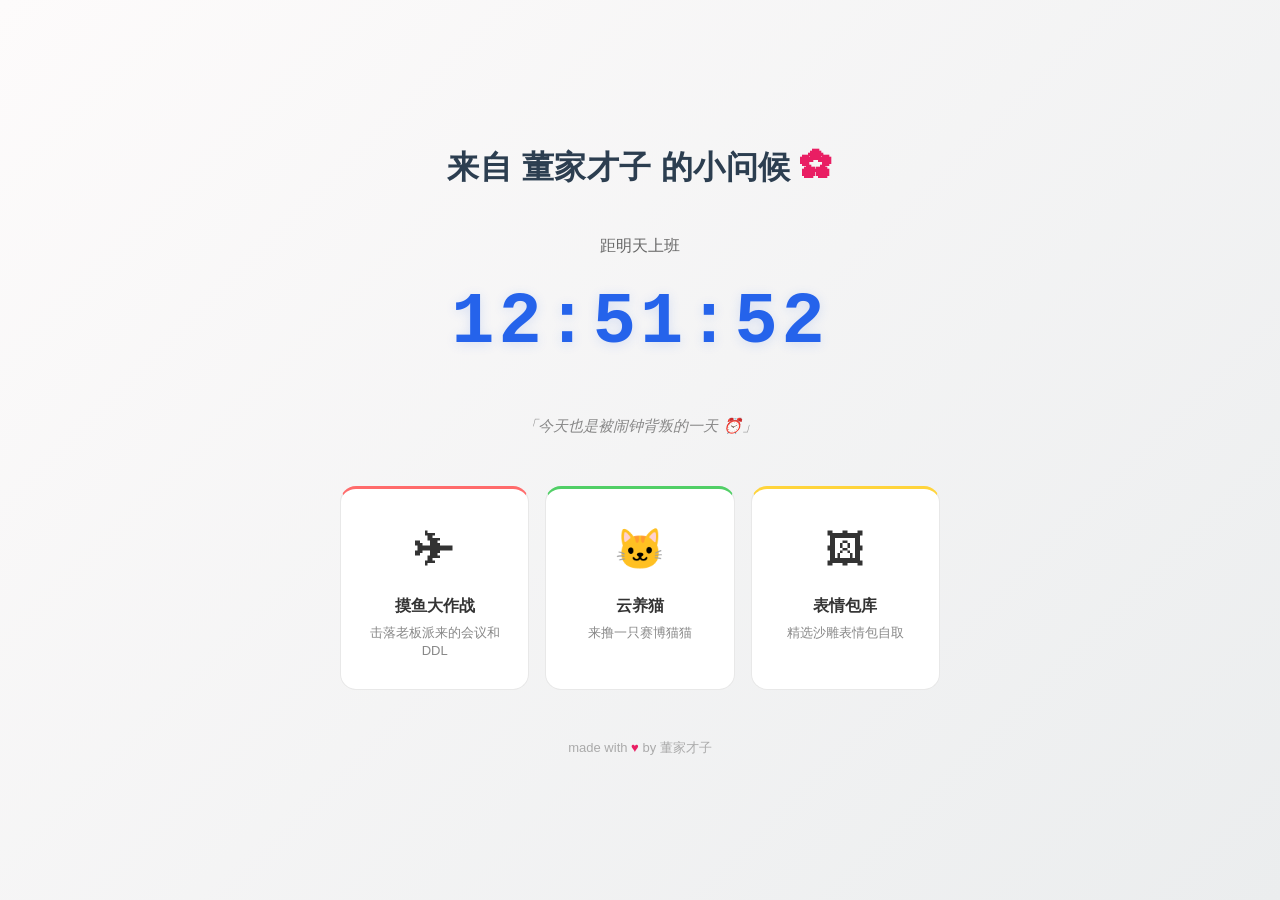
<file: index.html>
<!DOCTYPE html>
<html lang="zh-CN">
<head>
  <meta charset="UTF-8">
  <meta name="viewport" content="width=device-width, initial-scale=1.0">
  <title>来自董家才子的小问候 ✿</title>
  <link rel="stylesheet" href="style.css">
</head>
<body class="home-body">
  <div class="home-container">
    <h1 class="greeting">来自 董家才子 的小问候 <span class="flower">✿</span></h1>

    <div class="countdown-box">
      <p class="countdown-label" id="countdownLabel">距下班</p>
      <div class="countdown" id="countdown">--:--:--</div>
    </div>

    <div class="fun-quote" id="funQuote"></div>

    <nav class="card-nav">
      <a href="game.html" class="card card-game">
        <span class="card-icon">✈</span>
        <span class="card-title">摸鱼大作战</span>
        <span class="card-desc">击落老板派来的会议和DDL</span>
      </a>
      <a href="pet.html" class="card card-pet">
        <span class="card-icon">🐱</span>
        <span class="card-title">云养猫</span>
        <span class="card-desc">来撸一只赛博猫猫</span>
      </a>
      <a href="gallery.html" class="card card-gallery">
        <span class="card-icon">🖼</span>
        <span class="card-title">表情包库</span>
        <span class="card-desc">精选沙雕表情包自取</span>
      </a>
    </nav>

    <footer class="home-footer">
      <p>made with <span class="heart">♥</span> by 董家才子</p>
    </footer>
  </div>

  <script>
    const quotes = [
      "今天的你，也在努力假装很忙呢 ✨",
      "摸鱼不是偷懒，是灵魂的喘息 🐟",
      "距离周末还有亿点点，先摸会鱼吧 🎣",
      "你不是在上班，你是在给梦想攒路费 💰",
      "今天也是被闹钟背叛的一天 ⏰",
      "别急，下班铃总会响的，就像希望一样 🔔",
      "打工是不可能打工的...啊不对，正在打工 🫠",
      "你的代码能跑，但你的灵魂在报错 👻",
      "生活不止眼前的bug，还有远方的摸鱼 🌈",
    ];

    document.getElementById('funQuote').textContent =
      '「' + quotes[Math.floor(Math.random() * quotes.length)] + '」';

    function updateCountdown() {
      const now = new Date();
      const day = now.getDay();
      const hour = now.getHours();
      const label = document.getElementById('countdownLabel');
      const el = document.getElementById('countdown');

      let target;
      if (day === 0 || day === 6) {
        label.textContent = '距周一上班';
        target = new Date(now);
        target.setDate(target.getDate() + (day === 0 ? 1 : 2));
        target.setHours(9, 0, 0, 0);
      } else if (hour >= 18) {
        label.textContent = '距明天上班';
        target = new Date(now);
        target.setDate(target.getDate() + 1);
        target.setHours(9, 0, 0, 0);
      } else if (hour < 9) {
        label.textContent = '距上班';
        target = new Date(now);
        target.setHours(9, 0, 0, 0);
      } else {
        label.textContent = '距下班';
        target = new Date(now);
        target.setHours(18, 0, 0, 0);
      }

      const diff = Math.max(0, target - now);
      const h = String(Math.floor(diff / 3600000)).padStart(2, '0');
      const m = String(Math.floor((diff % 3600000) / 60000)).padStart(2, '0');
      const s = String(Math.floor((diff % 60000) / 1000)).padStart(2, '0');
      el.textContent = `${h}:${m}:${s}`;
    }

    updateCountdown();
    setInterval(updateCountdown, 1000);
  </script>
</body>
</html>
</file>
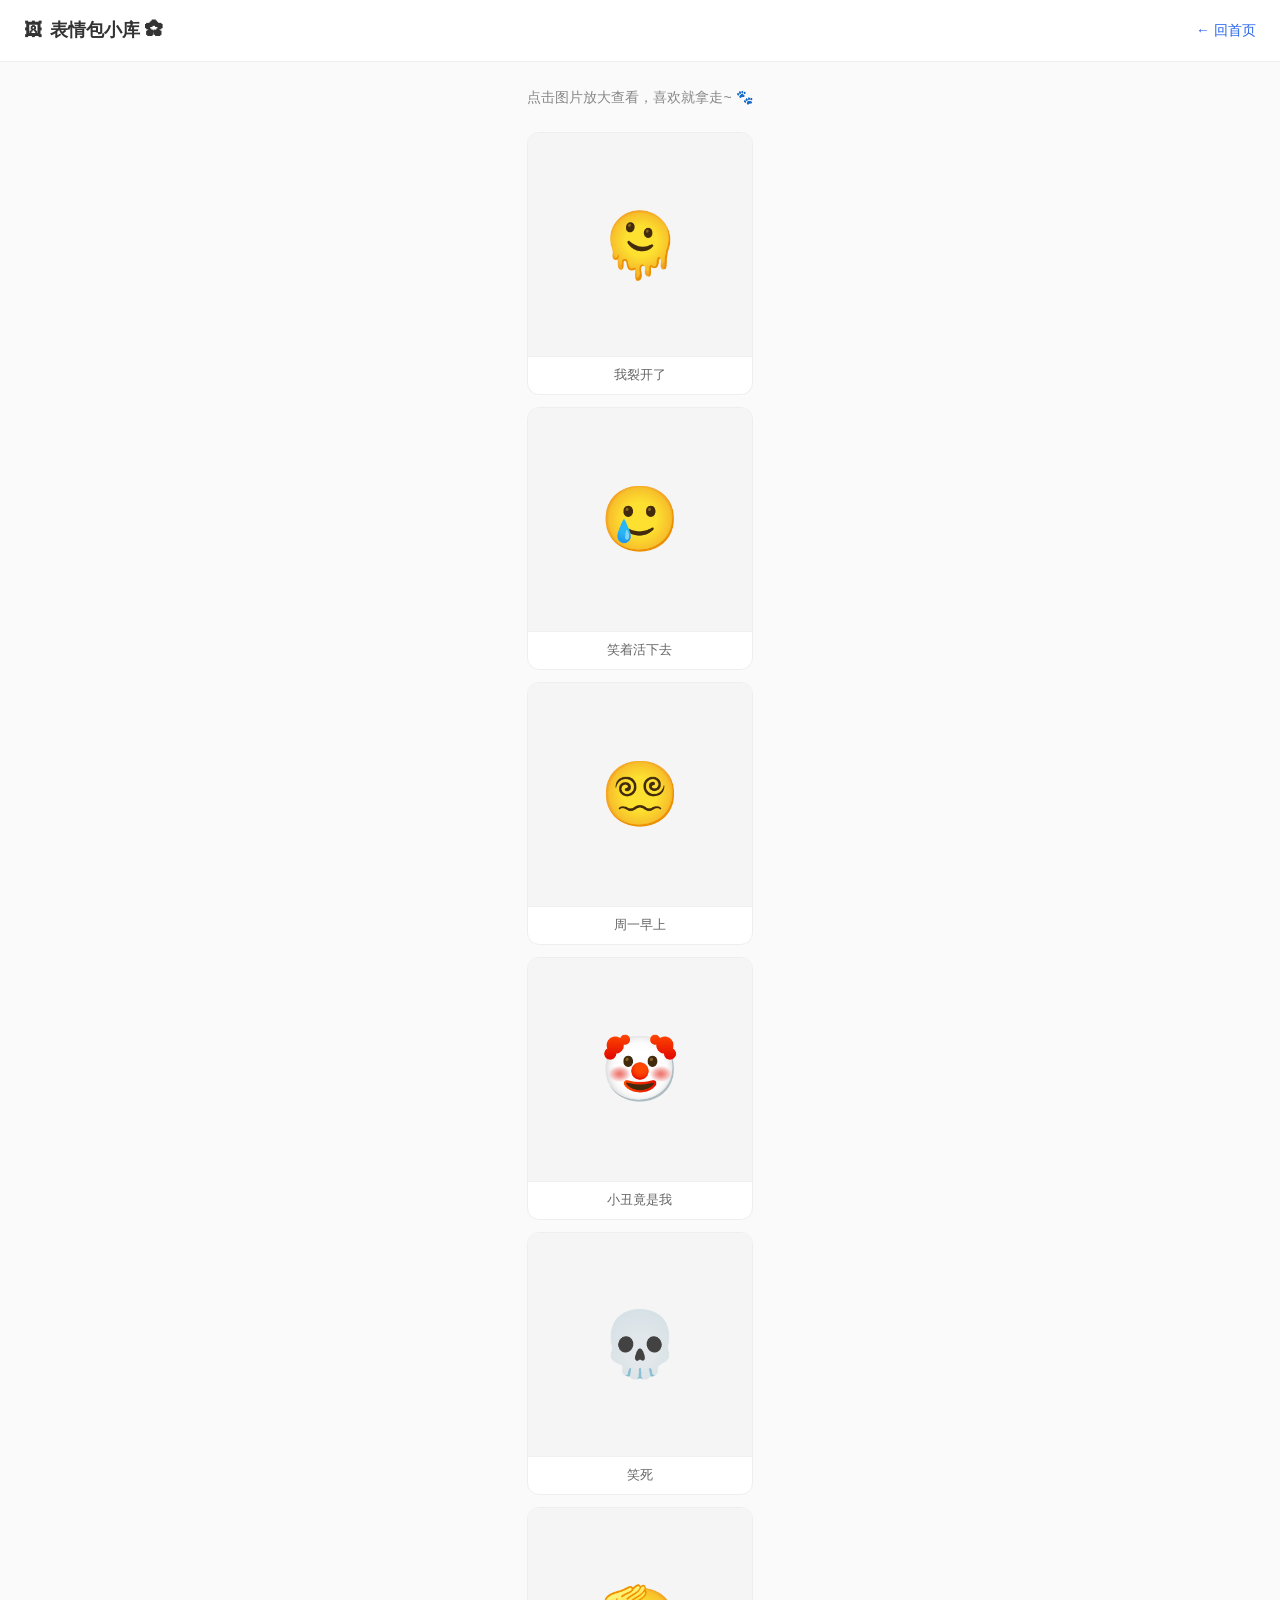
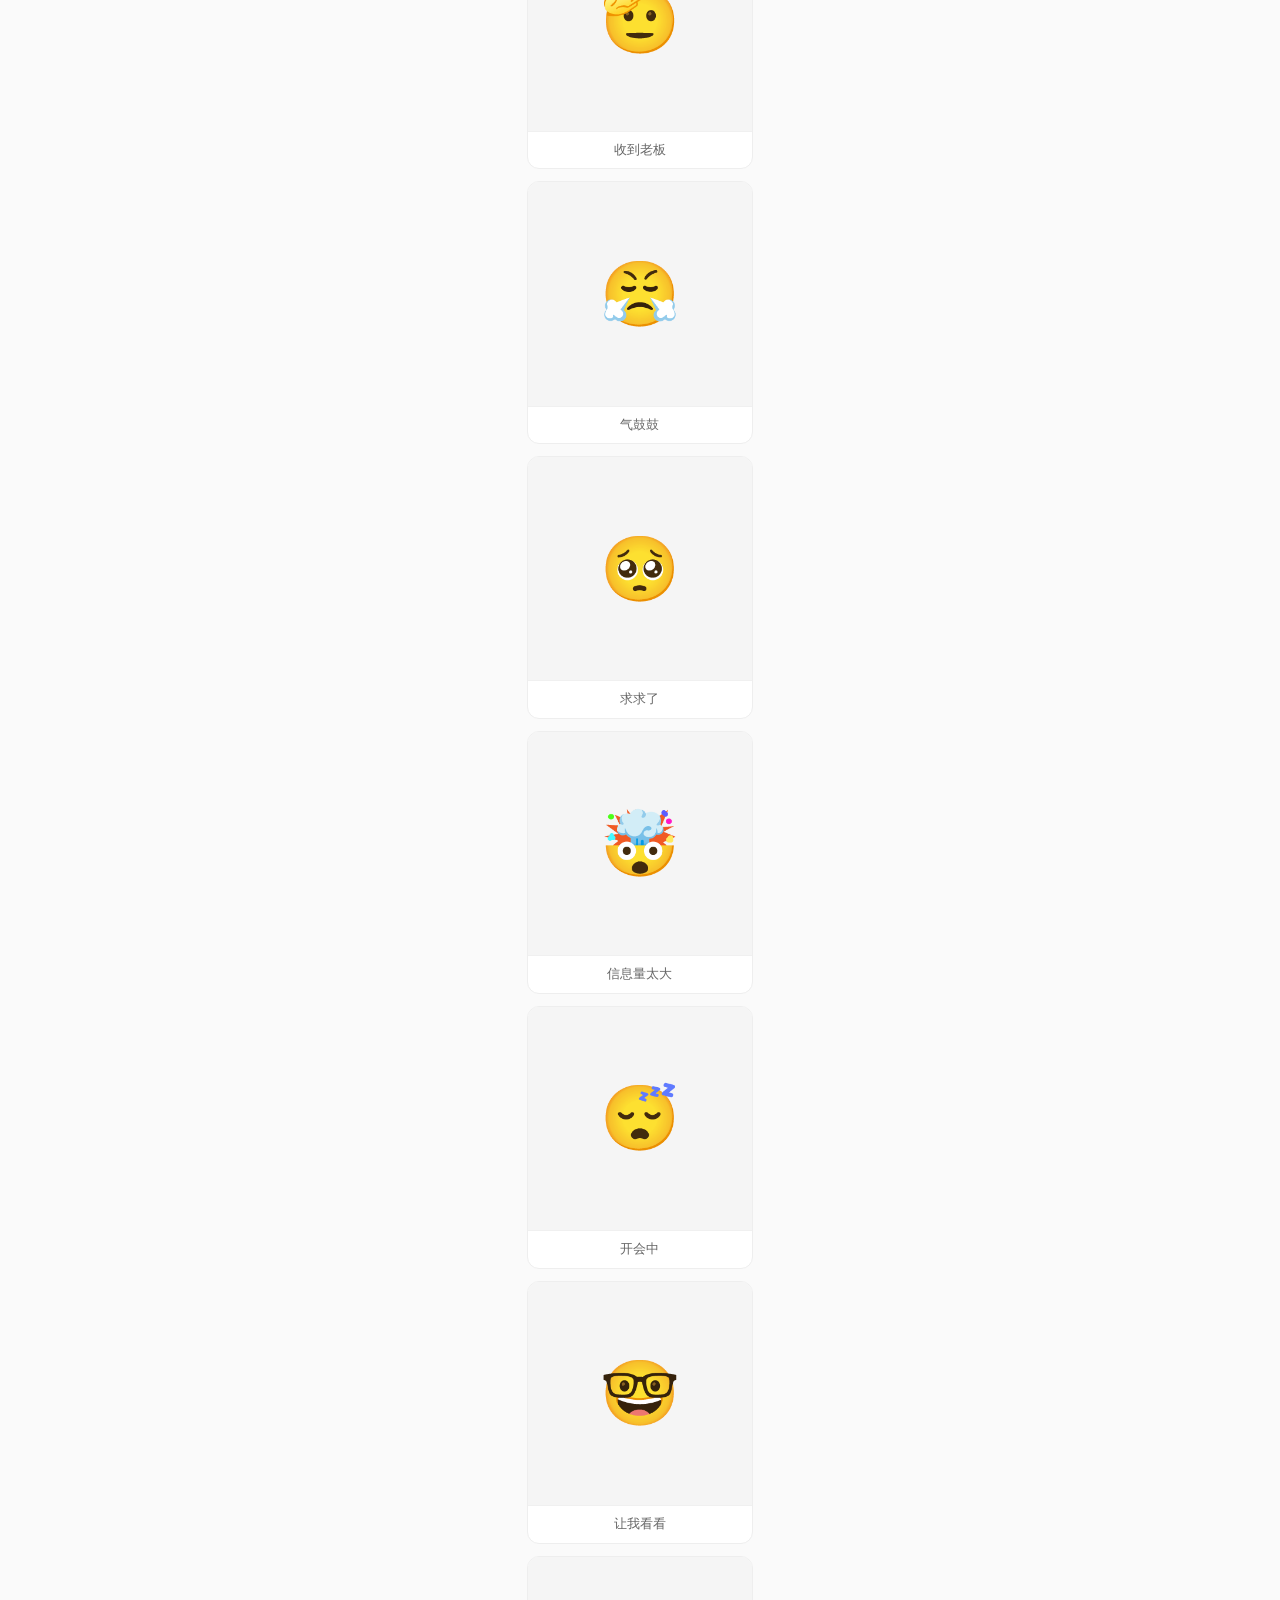
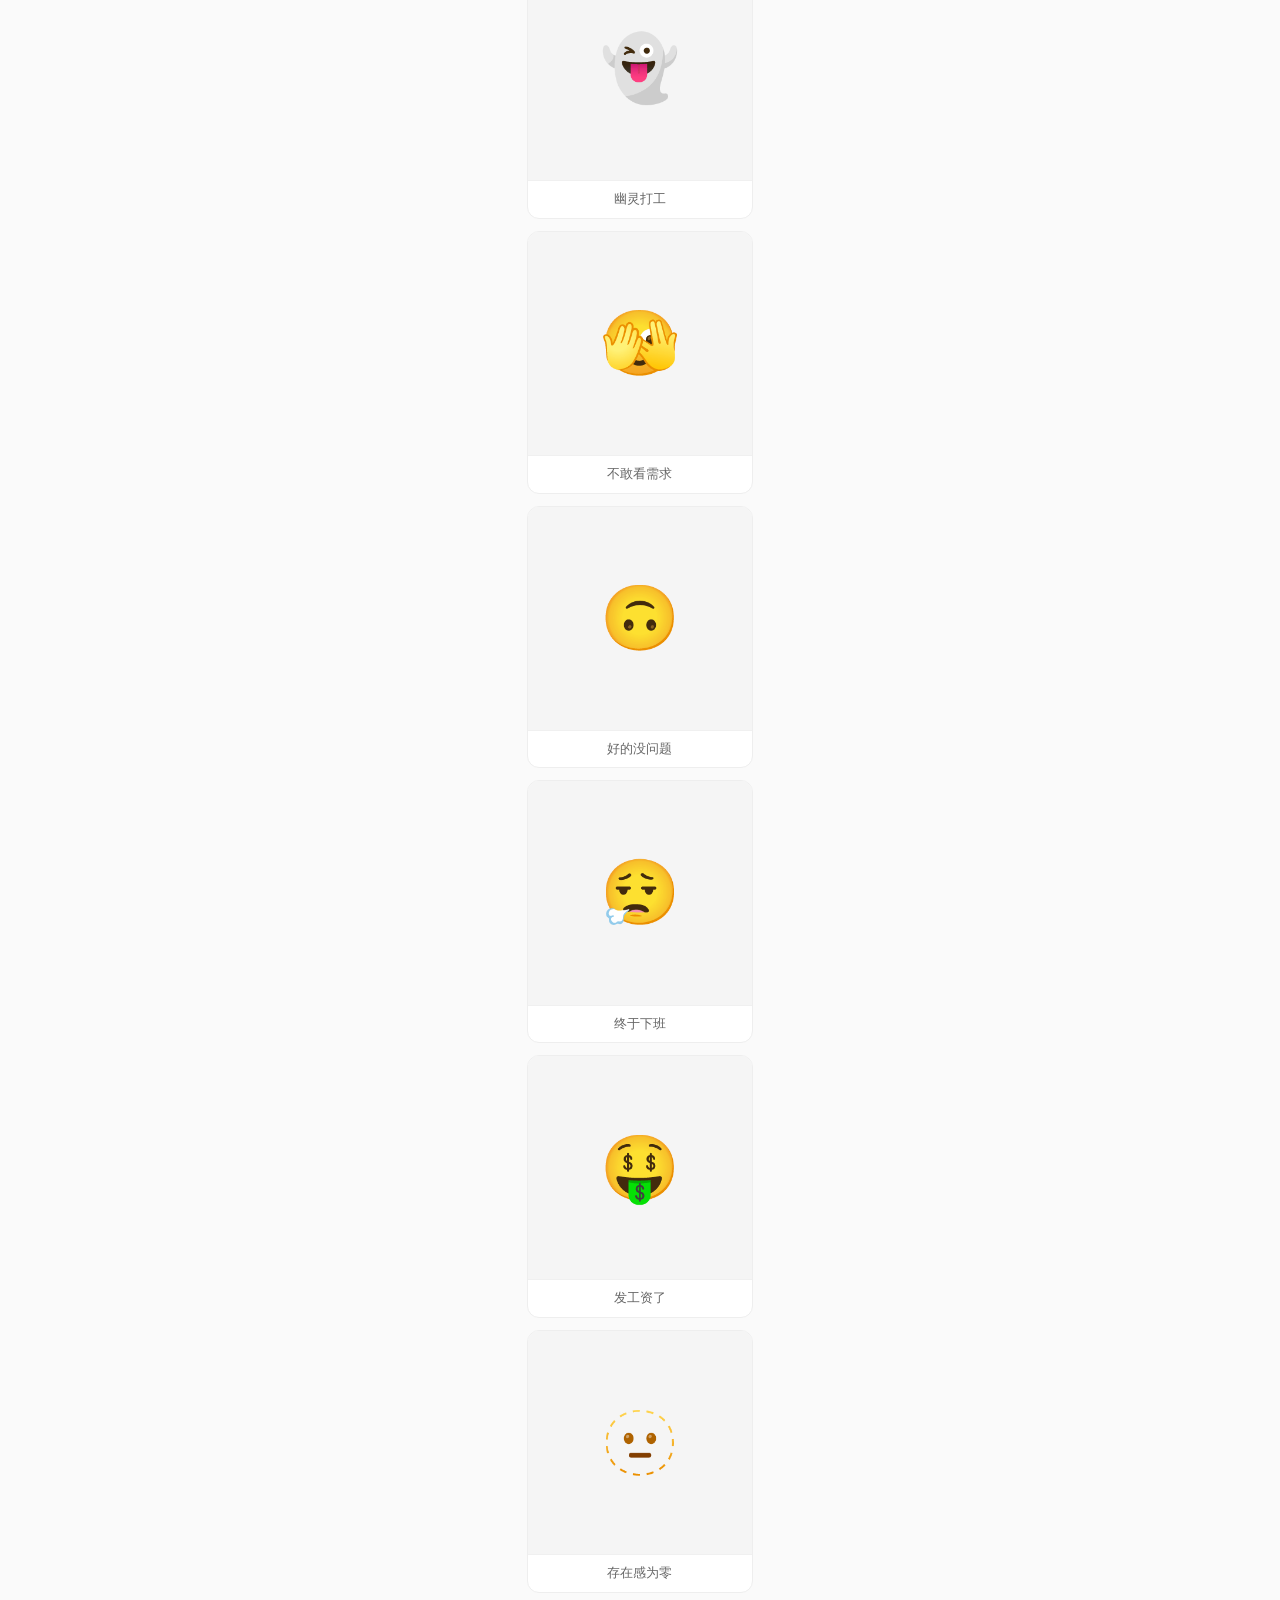
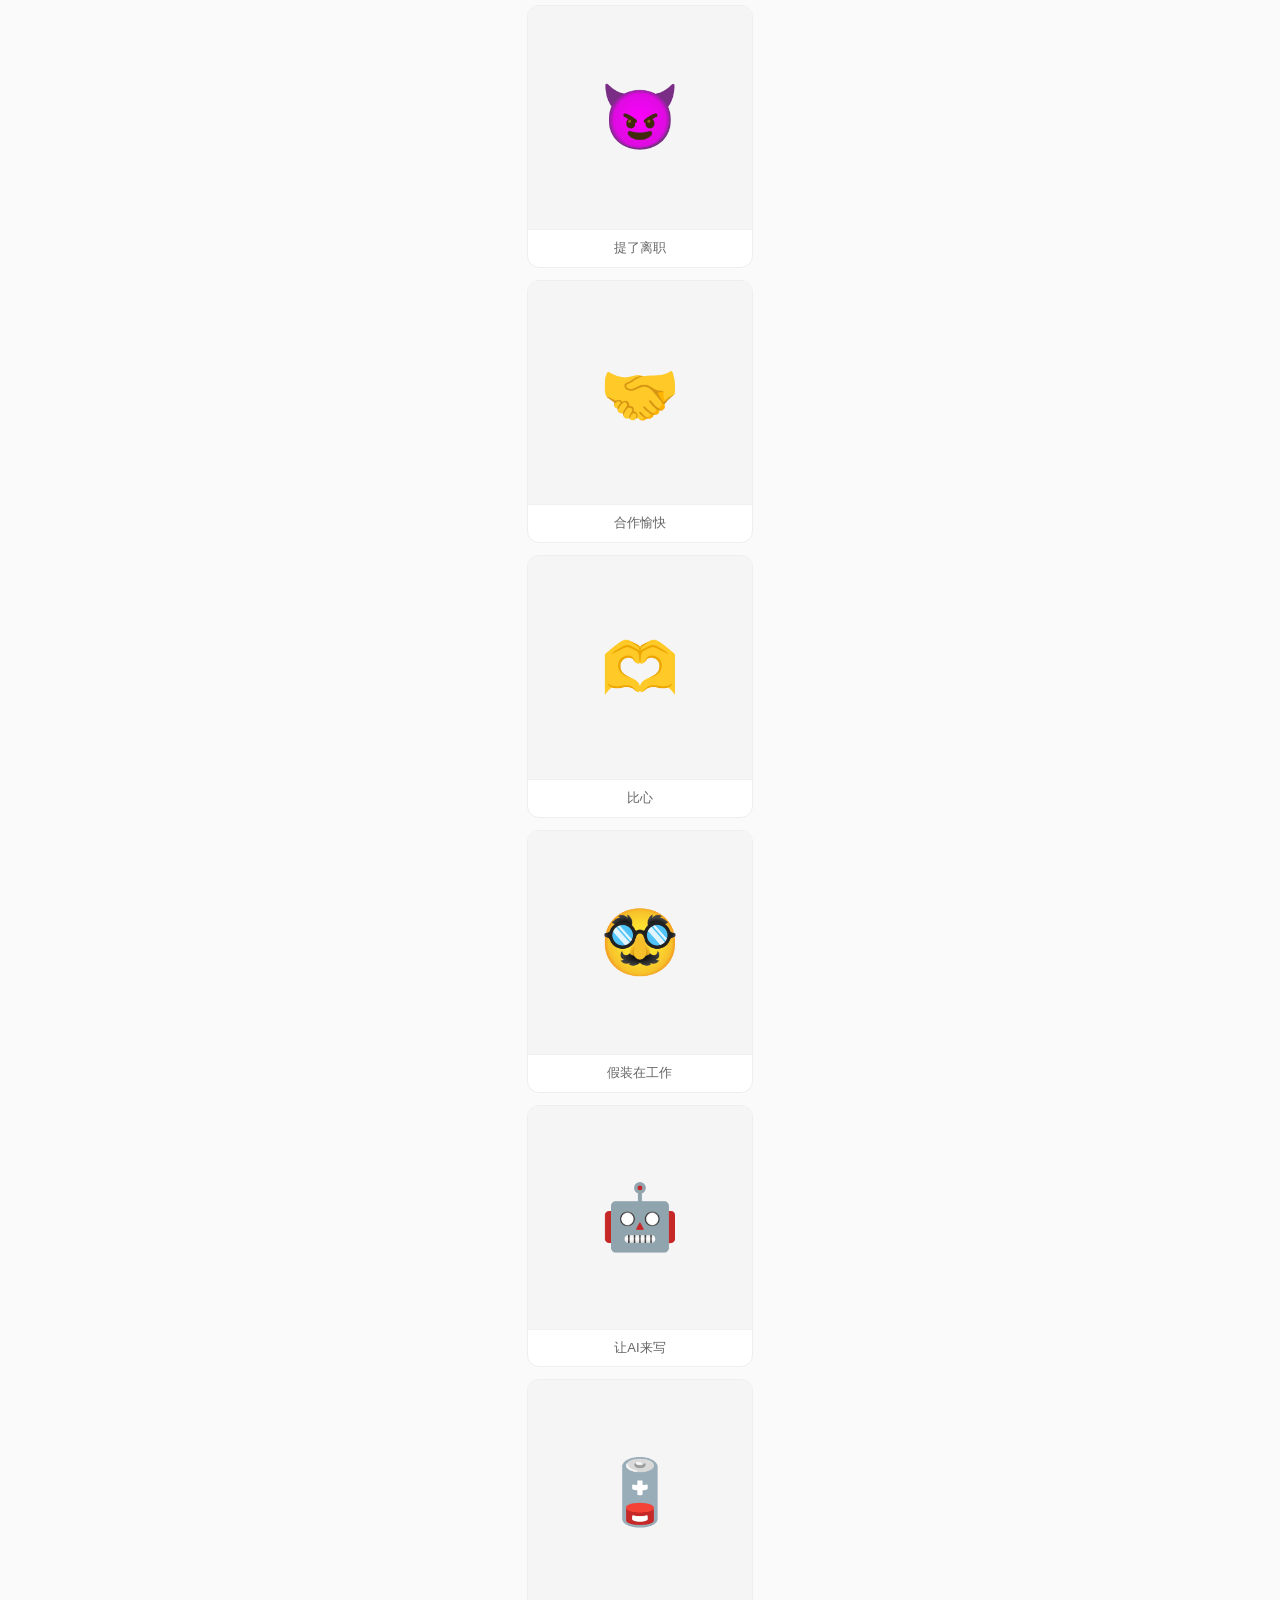
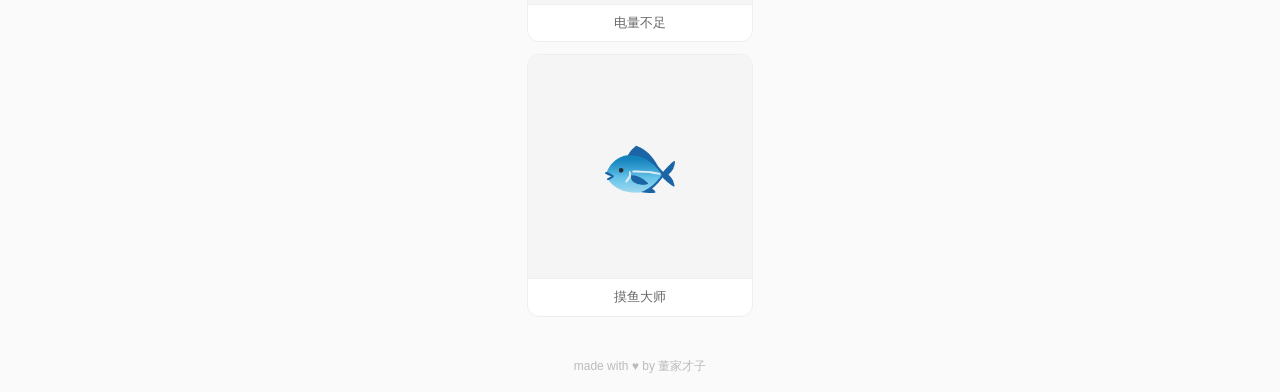
<file: gallery.html>
<!DOCTYPE html>
<html lang="zh-CN">
<head>
  <meta charset="UTF-8">
  <meta name="viewport" content="width=device-width, initial-scale=1.0">
  <title>表情包库 🖼</title>
  <link rel="stylesheet" href="style.css">
</head>
<body class="page-body gallery-body">
  <header class="page-header">
    <div class="page-title"><span class="page-title-icon">🖼</span>表情包小库 ✿</div>
    <a href="./" class="back-link">← 回首页</a>
  </header>

  <div class="gallery-container">
    <p class="gallery-intro">点击图片放大查看，喜欢就拿走~ 🐾</p>

    <div class="gallery-grid" id="galleryGrid"></div>
  </div>

  <div class="lightbox" id="lightbox">
    <button class="lightbox-close" id="lightboxClose">✕</button>
    <div class="lightbox-content" id="lightboxContent"></div>
  </div>

  <footer class="page-footer">made with ♥ by 董家才子</footer>

  <script>
    const memes = [
      { emoji: '🫠', label: '我裂开了' },
      { emoji: '🥲', label: '笑着活下去' },
      { emoji: '😵‍💫', label: '周一早上' },
      { emoji: '🤡', label: '小丑竟是我' },
      { emoji: '💀', label: '笑死' },
      { emoji: '🫡', label: '收到老板' },
      { emoji: '😤', label: '气鼓鼓' },
      { emoji: '🥺', label: '求求了' },
      { emoji: '🤯', label: '信息量太大' },
      { emoji: '😴', label: '开会中' },
      { emoji: '🤓', label: '让我看看' },
      { emoji: '👻', label: '幽灵打工' },
      { emoji: '🫣', label: '不敢看需求' },
      { emoji: '🙃', label: '好的没问题' },
      { emoji: '😮‍💨', label: '终于下班' },
      { emoji: '🤑', label: '发工资了' },
      { emoji: '🫥', label: '存在感为零' },
      { emoji: '😈', label: '提了离职' },
      { emoji: '🤝', label: '合作愉快' },
      { emoji: '🫶', label: '比心' },
      { emoji: '🥸', label: '假装在工作' },
      { emoji: '🤖', label: '让AI来写' },
      { emoji: '🪫', label: '电量不足' },
      { emoji: '🐟', label: '摸鱼大师' },
    ];

    const grid = document.getElementById('galleryGrid');
    memes.forEach((m, i) => {
      const item = document.createElement('div');
      item.className = 'gallery-item';
      item.innerHTML = `
        <div class="gallery-item-img">${m.emoji}</div>
        <div class="gallery-item-label">${m.label}</div>
      `;
      item.addEventListener('click', () => openLightbox(m.emoji));
      grid.appendChild(item);
    });

    const lightbox = document.getElementById('lightbox');
    const lightboxContent = document.getElementById('lightboxContent');

    function openLightbox(emoji) {
      lightboxContent.textContent = emoji;
      lightbox.classList.add('show');
    }

    document.getElementById('lightboxClose').addEventListener('click', () => {
      lightbox.classList.remove('show');
    });

    lightbox.addEventListener('click', (e) => {
      if (e.target === lightbox) lightbox.classList.remove('show');
    });

    document.addEventListener('keydown', (e) => {
      if (e.key === 'Escape') lightbox.classList.remove('show');
    });
  </script>
</body>
</html>
</file>
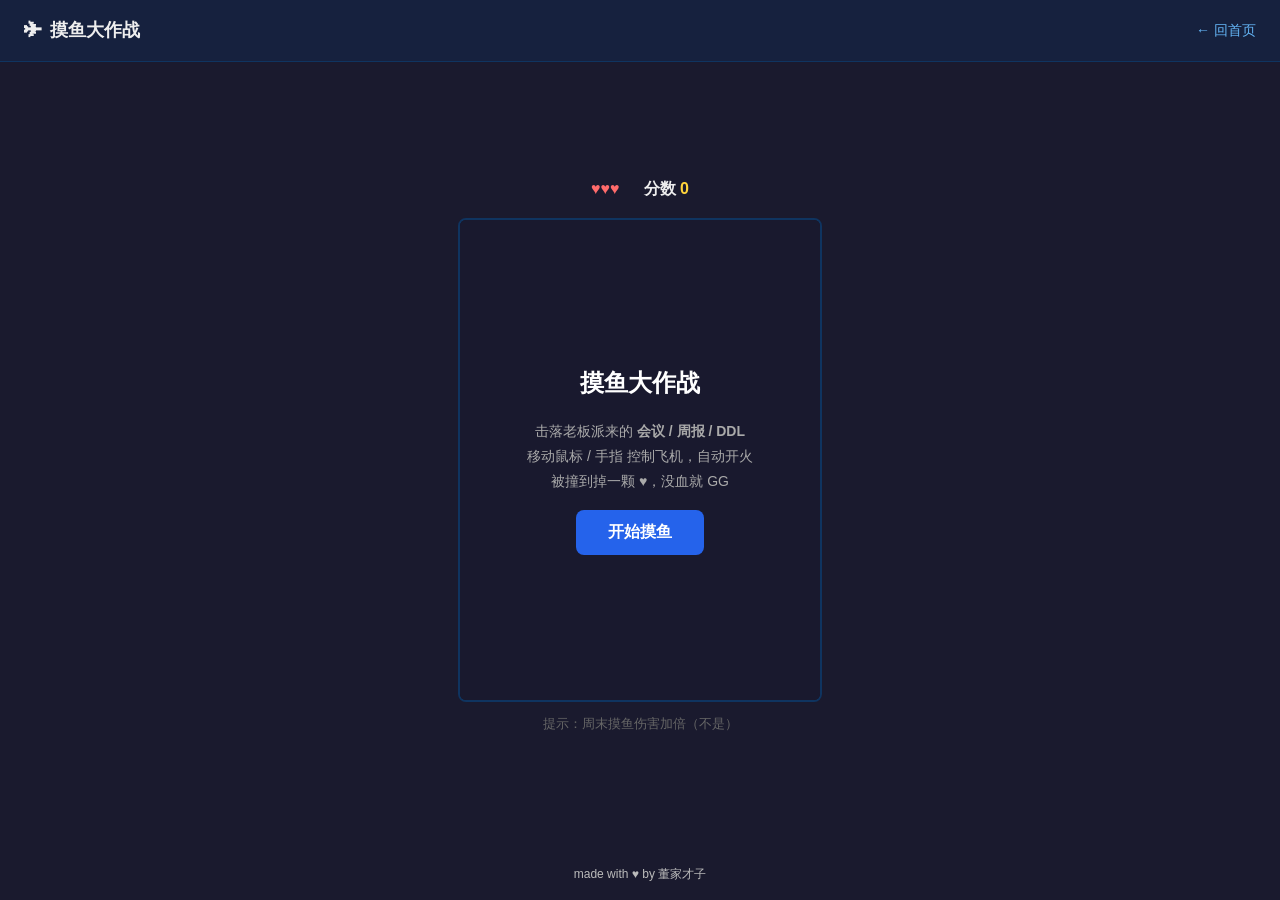
<file: game.html>
<!DOCTYPE html>
<html lang="zh-CN">
<head>
  <meta charset="UTF-8">
  <meta name="viewport" content="width=device-width, initial-scale=1.0">
  <title>摸鱼大作战 ✈</title>
  <link rel="stylesheet" href="style.css">
</head>
<body class="page-body game-body">
  <header class="page-header">
    <div class="page-title"><span class="page-title-icon">✈</span>摸鱼大作战</div>
    <a href="./" class="back-link">← 回首页</a>
  </header>

  <div class="game-container">
    <div class="game-hud">
      <span class="hud-hearts" id="hearts">♥♥♥</span>
      <span>分数 <span class="hud-score" id="score">0</span></span>
    </div>

    <div class="game-canvas-wrapper" id="canvasWrapper">
      <canvas id="gameCanvas" width="360" height="480"></canvas>
      <div class="game-overlay" id="startOverlay">
        <h2>摸鱼大作战</h2>
        <p>
          击落老板派来的 <strong>会议 / 周报 / DDL</strong><br>
          移动鼠标 / 手指 控制飞机，自动开火<br>
          被撞到掉一颗 ♥，没血就 GG
        </p>
        <button class="btn btn-primary" id="startBtn">开始摸鱼</button>
      </div>
      <div class="game-overlay hidden" id="endOverlay">
        <p>今天摸到</p>
        <div class="final-score" id="finalScore">0</div>
        <p>明天继续摸~</p>
        <button class="btn btn-primary" id="restartBtn">再来一局</button>
      </div>
    </div>

    <p class="game-tip">提示：周末摸鱼伤害加倍（不是）</p>
  </div>

  <footer class="page-footer">made with ♥ by 董家才子</footer>

  <script>
    const canvas = document.getElementById('gameCanvas');
    const ctx = canvas.getContext('2d');
    const W = canvas.width, H = canvas.height;
    const startOverlay = document.getElementById('startOverlay');
    const endOverlay = document.getElementById('endOverlay');

    let player, bullets, enemies, particles;
    let score, lives, gameRunning, animFrame, spawnTimer, difficulty;

    const ENEMY_TYPES = [
      { text: '会议', color: '#ff6b6b', w: 50, h: 32, speed: 1.5, hp: 1 },
      { text: '周报', color: '#ffa726', w: 50, h: 32, speed: 1.2, hp: 2 },
      { text: 'DDL', color: '#ef5350', w: 56, h: 34, speed: 2, hp: 1 },
      { text: 'OKR', color: '#ab47bc', w: 48, h: 32, speed: 1.8, hp: 1 },
      { text: '对齐', color: '#42a5f5', w: 48, h: 32, speed: 1.6, hp: 2 },
    ];

    function init() {
      player = { x: W / 2, y: H - 50, w: 30, h: 30 };
      bullets = [];
      enemies = [];
      particles = [];
      score = 0;
      lives = 3;
      spawnTimer = 0;
      difficulty = 1;
      gameRunning = true;
      updateHUD();
    }

    function updateHUD() {
      document.getElementById('score').textContent = score;
      document.getElementById('hearts').textContent = '♥'.repeat(Math.max(0, lives));
    }

    function spawnEnemy() {
      const type = ENEMY_TYPES[Math.floor(Math.random() * ENEMY_TYPES.length)];
      enemies.push({
        x: Math.random() * (W - type.w - 20) + 10,
        y: -type.h,
        ...type,
        speed: type.speed * (0.8 + difficulty * 0.2),
      });
    }

    function shoot() {
      bullets.push({ x: player.x, y: player.y - 18, w: 4, h: 12, speed: 6 });
    }

    function createParticles(x, y, color) {
      for (let i = 0; i < 6; i++) {
        particles.push({
          x, y,
          vx: (Math.random() - 0.5) * 4,
          vy: (Math.random() - 0.5) * 4,
          life: 30,
          color,
          size: Math.random() * 4 + 2,
        });
      }
    }

    let shootCooldown = 0;

    function update() {
      difficulty = 1 + score / 50;
      spawnTimer++;
      if (spawnTimer > Math.max(30, 60 - difficulty * 5)) {
        spawnEnemy();
        spawnTimer = 0;
      }

      shootCooldown--;
      if (shootCooldown <= 0) {
        shoot();
        shootCooldown = 10;
      }

      bullets.forEach(b => b.y -= b.speed);
      bullets = bullets.filter(b => b.y > -20);

      enemies.forEach(e => e.y += e.speed);

      particles.forEach(p => {
        p.x += p.vx;
        p.y += p.vy;
        p.life--;
      });
      particles = particles.filter(p => p.life > 0);

      for (let i = enemies.length - 1; i >= 0; i--) {
        const e = enemies[i];
        for (let j = bullets.length - 1; j >= 0; j--) {
          const b = bullets[j];
          if (b.x > e.x && b.x < e.x + e.w && b.y > e.y && b.y < e.y + e.h) {
            bullets.splice(j, 1);
            e.hp--;
            if (e.hp <= 0) {
              createParticles(e.x + e.w / 2, e.y + e.h / 2, e.color);
              enemies.splice(i, 1);
              score++;
              updateHUD();
            }
            break;
          }
        }
      }

      for (let i = enemies.length - 1; i >= 0; i--) {
        const e = enemies[i];
        if (
          player.x - 12 < e.x + e.w &&
          player.x + 12 > e.x &&
          player.y - 12 < e.y + e.h &&
          player.y + 12 > e.y
        ) {
          enemies.splice(i, 1);
          lives--;
          createParticles(player.x, player.y, '#ff6b6b');
          updateHUD();
          if (lives <= 0) {
            gameRunning = false;
            document.getElementById('finalScore').textContent = score;
            endOverlay.classList.remove('hidden');
          }
        }
      }

      enemies = enemies.filter(e => e.y < H + 40);
    }

    function draw() {
      ctx.clearRect(0, 0, W, H);

      ctx.fillStyle = '#e0e0e0';
      ctx.beginPath();
      ctx.moveTo(player.x, player.y - 16);
      ctx.lineTo(player.x - 14, player.y + 14);
      ctx.lineTo(player.x + 14, player.y + 14);
      ctx.closePath();
      ctx.fill();
      ctx.fillStyle = '#64b5f6';
      ctx.beginPath();
      ctx.arc(player.x, player.y, 6, 0, Math.PI * 2);
      ctx.fill();

      ctx.fillStyle = '#ffd43b';
      bullets.forEach(b => {
        ctx.fillRect(b.x - b.w / 2, b.y, b.w, b.h);
      });

      enemies.forEach(e => {
        ctx.fillStyle = e.color;
        ctx.beginPath();
        ctx.roundRect(e.x, e.y, e.w, e.h, 6);
        ctx.fill();
        ctx.fillStyle = '#fff';
        ctx.font = 'bold 14px sans-serif';
        ctx.textAlign = 'center';
        ctx.textBaseline = 'middle';
        ctx.fillText(e.text, e.x + e.w / 2, e.y + e.h / 2);
      });

      particles.forEach(p => {
        ctx.globalAlpha = p.life / 30;
        ctx.fillStyle = p.color;
        ctx.beginPath();
        ctx.arc(p.x, p.y, p.size, 0, Math.PI * 2);
        ctx.fill();
      });
      ctx.globalAlpha = 1;
    }

    function loop() {
      if (!gameRunning) return;
      update();
      draw();
      animFrame = requestAnimationFrame(loop);
    }

    function handleMove(x, y) {
      const rect = canvas.getBoundingClientRect();
      player.x = Math.max(16, Math.min(W - 16, x - rect.left));
      player.y = Math.max(16, Math.min(H - 16, y - rect.top));
    }

    canvas.addEventListener('mousemove', e => handleMove(e.clientX, e.clientY));
    canvas.addEventListener('touchmove', e => {
      e.preventDefault();
      handleMove(e.touches[0].clientX, e.touches[0].clientY);
    }, { passive: false });

    function startGame() {
      startOverlay.classList.add('hidden');
      endOverlay.classList.add('hidden');
      init();
      loop();
    }

    document.getElementById('startBtn').addEventListener('click', startGame);
    document.getElementById('restartBtn').addEventListener('click', startGame);
  </script>
</body>
</html>
</file>
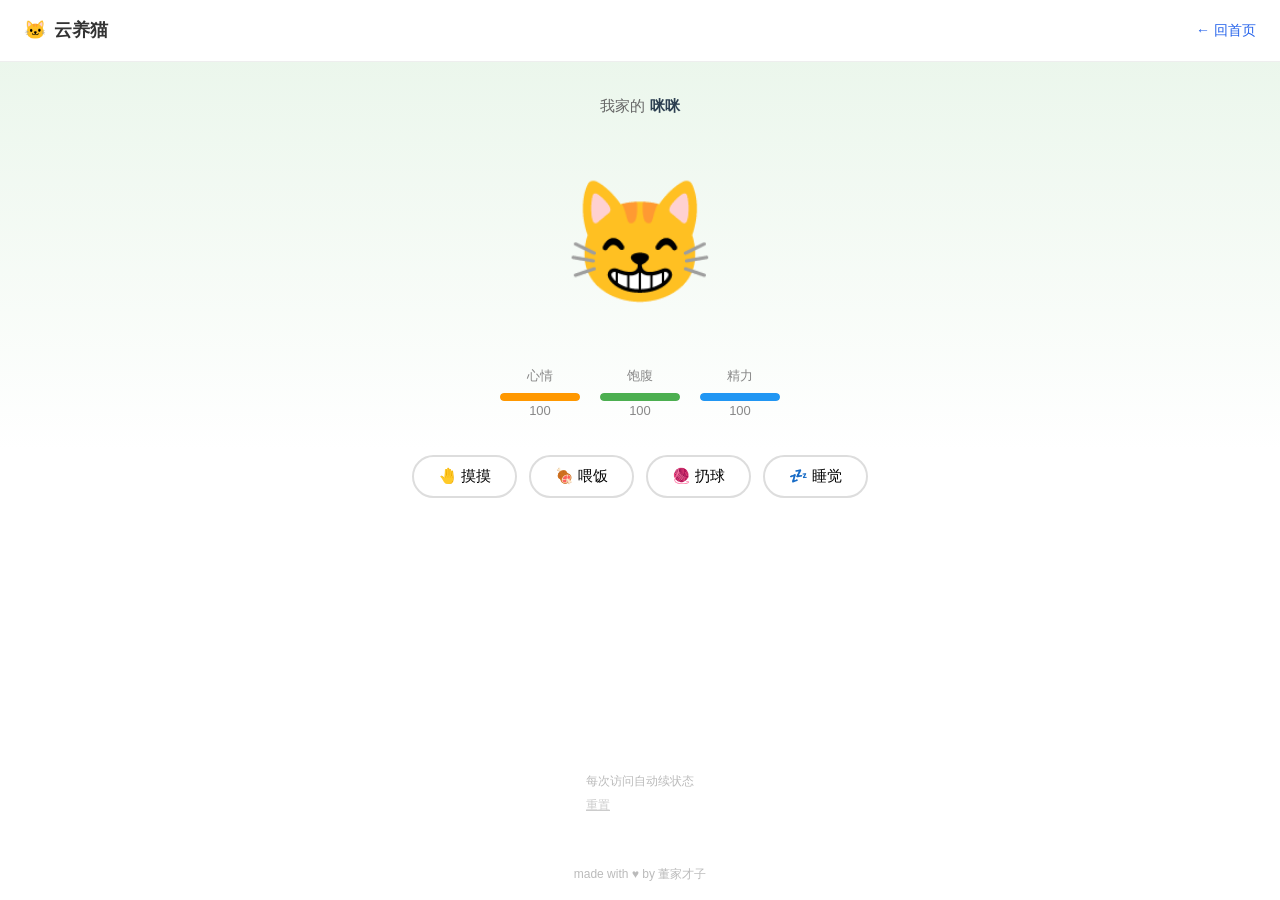
<file: pet.html>
<!DOCTYPE html>
<html lang="zh-CN">
<head>
  <meta charset="UTF-8">
  <meta name="viewport" content="width=device-width, initial-scale=1.0">
  <title>云养猫 🐱</title>
  <link rel="stylesheet" href="style.css">
</head>
<body class="page-body pet-body">
  <header class="page-header">
    <div class="page-title"><span class="page-title-icon">🐱</span>云养猫</div>
    <a href="./" class="back-link">← 回首页</a>
  </header>

  <div class="pet-container">
    <p class="pet-intro">我家的 <span class="pet-name">咪咪</span></p>

    <div class="pet-stage">
      <span class="pet-emoji" id="petEmoji">🐱</span>
      <div class="pet-speech" id="petSpeech"></div>
    </div>

    <div class="pet-stats">
      <div class="stat">
        <span class="stat-label">心情</span>
        <div class="stat-bar"><div class="stat-fill mood" id="moodBar" style="width:100%"></div></div>
        <span class="stat-label" id="moodVal">100</span>
      </div>
      <div class="stat">
        <span class="stat-label">饱腹</span>
        <div class="stat-bar"><div class="stat-fill hunger" id="hungerBar" style="width:100%"></div></div>
        <span class="stat-label" id="hungerVal">100</span>
      </div>
      <div class="stat">
        <span class="stat-label">精力</span>
        <div class="stat-bar"><div class="stat-fill energy" id="energyBar" style="width:100%"></div></div>
        <span class="stat-label" id="energyVal">100</span>
      </div>
    </div>

    <div class="pet-actions">
      <button class="btn-pet" id="btnPet" onclick="doAction('pet')">🤚 摸摸</button>
      <button class="btn-pet" id="btnFeed" onclick="doAction('feed')">🍖 喂饭</button>
      <button class="btn-pet" id="btnPlay" onclick="doAction('play')">🧶 扔球</button>
      <button class="btn-pet" id="btnSleep" onclick="doAction('sleep')">💤 睡觉</button>
    </div>

    <div class="pet-reset-area">
      <p class="pet-hint">每次访问自动续状态</p>
      <button onclick="resetPet()">重置</button>
    </div>
  </div>

  <footer class="page-footer">made with ♥ by 董家才子</footer>

  <script>
    const STORAGE_KEY = 'pet_mimi';
    const DECAY_INTERVAL = 3600000; // 1 hour = lose 5 points

    const speeches = {
      pet: ['喵~ 舒服', '呼噜噜~', '再摸摸嘛', '嘿嘿开心', '蹭蹭~'],
      feed: ['好吃！', '嗝~', '还要还要', '鱼鱼！', '饱了饱了'],
      play: ['接住了！', '喵喵冲！', '球球别跑', '累但快乐', '再来一次！'],
      sleep: ['zzZ...', '困了...', '晚安喵', '呼...', '别吵...zzZ'],
      hungry: ['饿了...', '想吃鱼', '肚子咕咕', '喂我嘛...'],
      sad: ['不开心', '无聊...', '想你了', '陪我玩嘛', '哼！'],
      tired: ['好困啊', '撑不住了', '要睡觉...', '眼睛睁不开'],
      happy: ['今天真开心', '最爱主人了', '喵呜~', '想出去玩'],
    };

    let state = loadState();

    function loadState() {
      const saved = localStorage.getItem(STORAGE_KEY);
      if (saved) {
        const data = JSON.parse(saved);
        const elapsed = Date.now() - data.lastVisit;
        const decay = Math.floor(elapsed / DECAY_INTERVAL) * 5;
        return {
          mood: Math.max(0, data.mood - decay),
          hunger: Math.max(0, data.hunger - decay),
          energy: Math.min(100, data.energy + Math.floor(decay / 2)),
          lastVisit: Date.now(),
        };
      }
      return { mood: 100, hunger: 100, energy: 100, lastVisit: Date.now() };
    }

    function saveState() {
      state.lastVisit = Date.now();
      localStorage.setItem(STORAGE_KEY, JSON.stringify(state));
    }

    function updateUI() {
      document.getElementById('moodBar').style.width = state.mood + '%';
      document.getElementById('hungerBar').style.width = state.hunger + '%';
      document.getElementById('energyBar').style.width = state.energy + '%';
      document.getElementById('moodVal').textContent = state.mood;
      document.getElementById('hungerVal').textContent = state.hunger;
      document.getElementById('energyVal').textContent = state.energy;
      updateExpression();
    }

    function updateExpression() {
      const emoji = document.getElementById('petEmoji');
      emoji.className = 'pet-emoji';
      if (state.hunger < 20) {
        emoji.textContent = '😿';
        showSpeech('hungry');
      } else if (state.mood < 20) {
        emoji.textContent = '🙀';
        showSpeech('sad');
      } else if (state.energy < 20) {
        emoji.textContent = '😪';
        emoji.classList.add('sleepy');
        showSpeech('tired');
      } else if (state.mood > 80 && state.hunger > 60) {
        emoji.textContent = '😸';
      } else {
        emoji.textContent = '🐱';
      }
    }

    function showSpeech(category) {
      const list = speeches[category];
      const text = list[Math.floor(Math.random() * list.length)];
      const el = document.getElementById('petSpeech');
      el.textContent = text;
      el.classList.add('show');
      clearTimeout(el._timer);
      el._timer = setTimeout(() => el.classList.remove('show'), 2500);
    }

    function animatePet(cls) {
      const emoji = document.getElementById('petEmoji');
      emoji.className = 'pet-emoji ' + cls;
      setTimeout(() => updateExpression(), 1500);
    }

    function doAction(type) {
      switch (type) {
        case 'pet':
          state.mood = Math.min(100, state.mood + 10);
          state.energy = Math.max(0, state.energy - 3);
          animatePet('happy');
          break;
        case 'feed':
          state.hunger = Math.min(100, state.hunger + 20);
          state.mood = Math.min(100, state.mood + 5);
          animatePet('eating');
          break;
        case 'play':
          state.mood = Math.min(100, state.mood + 15);
          state.energy = Math.max(0, state.energy - 15);
          state.hunger = Math.max(0, state.hunger - 10);
          animatePet('happy');
          break;
        case 'sleep':
          state.energy = Math.min(100, state.energy + 30);
          state.mood = Math.min(100, state.mood + 5);
          animatePet('sleepy');
          break;
      }
      showSpeech(type);
      saveState();
      updateUI();
    }

    function resetPet() {
      if (!confirm('确定要重置咪咪的状态吗？')) return;
      localStorage.removeItem(STORAGE_KEY);
      state = { mood: 100, hunger: 100, energy: 100, lastVisit: Date.now() };
      updateUI();
      showSpeech('happy');
    }

    // Auto-complain if neglected
    setInterval(() => {
      if (state.hunger < 30 && Math.random() < 0.3) showSpeech('hungry');
      else if (state.mood < 30 && Math.random() < 0.3) showSpeech('sad');
      else if (state.energy < 30 && Math.random() < 0.3) showSpeech('tired');
      else if (state.mood > 80 && state.hunger > 60 && Math.random() < 0.15) showSpeech('happy');
    }, 8000);

    updateUI();
  </script>
</body>
</html>
</file>
<file: style.css>
/* === Reset & Base === */
*, *::before, *::after {
  margin: 0;
  padding: 0;
  box-sizing: border-box;
}

html {
  scroll-behavior: smooth;
}

body {
  font-family: -apple-system, BlinkMacSystemFont, 'Segoe UI', 'PingFang SC', 'Microsoft YaHei', sans-serif;
  color: #333;
  background: #fefefe;
  line-height: 1.6;
  min-height: 100vh;
}

/* === Home Page === */
.home-body {
  display: flex;
  align-items: center;
  justify-content: center;
  min-height: 100vh;
  padding: 40px 20px;
  background: linear-gradient(135deg, #fdfbfb 0%, #ebedee 100%);
}

.home-container {
  max-width: 600px;
  width: 100%;
  text-align: center;
}

.greeting {
  font-size: clamp(22px, 5vw, 32px);
  font-weight: 600;
  color: #2c3e50;
  margin-bottom: 40px;
  letter-spacing: 0.5px;
}

.flower {
  color: #e91e63;
  animation: spin 8s linear infinite;
  display: inline-block;
}

@keyframes spin {
  from { transform: rotate(0deg); }
  to { transform: rotate(360deg); }
}

/* === Countdown === */
.countdown-box {
  margin-bottom: 32px;
}

.countdown-label {
  font-size: 16px;
  color: #666;
  margin-bottom: 8px;
}

.countdown {
  font-size: clamp(48px, 10vw, 72px);
  font-weight: 700;
  font-family: 'SF Mono', 'Fira Code', 'Courier New', monospace;
  color: #2563eb;
  letter-spacing: 4px;
  text-shadow: 0 2px 12px rgba(37, 99, 235, 0.15);
}

/* === Fun Quote === */
.fun-quote {
  font-size: 15px;
  color: #888;
  font-style: italic;
  margin-bottom: 48px;
  min-height: 24px;
}

/* === Card Nav === */
.card-nav {
  display: grid;
  grid-template-columns: repeat(3, 1fr);
  gap: 16px;
  margin-bottom: 48px;
}

.card {
  display: flex;
  flex-direction: column;
  align-items: center;
  padding: 28px 16px;
  border-radius: 16px;
  text-decoration: none;
  color: #333;
  background: #fff;
  border: 1px solid #e8e8e8;
  transition: transform 0.2s, box-shadow 0.2s;
}

.card:hover {
  transform: translateY(-4px);
  box-shadow: 0 8px 24px rgba(0, 0, 0, 0.08);
}

.card-icon {
  font-size: 40px;
  margin-bottom: 12px;
}

.card-title {
  font-size: 16px;
  font-weight: 600;
  margin-bottom: 6px;
}

.card-desc {
  font-size: 13px;
  color: #888;
  line-height: 1.4;
}

.card-game { border-top: 3px solid #ff6b6b; }
.card-pet { border-top: 3px solid #51cf66; }
.card-gallery { border-top: 3px solid #ffd43b; }

/* === Footer === */
.home-footer {
  font-size: 13px;
  color: #aaa;
}

.heart {
  color: #e91e63;
  animation: beat 1.2s ease-in-out infinite;
  display: inline-block;
}

@keyframes beat {
  0%, 100% { transform: scale(1); }
  50% { transform: scale(1.2); }
}

/* === Responsive === */
@media (max-width: 520px) {
  .card-nav {
    grid-template-columns: 1fr;
    gap: 12px;
  }

  .card {
    flex-direction: row;
    text-align: left;
    padding: 20px;
    gap: 16px;
  }

  .card-icon {
    font-size: 32px;
    margin-bottom: 0;
  }

  .card-title, .card-desc {
    display: block;
  }
}

/* === Sub Pages Common === */
.page-body {
  min-height: 100vh;
  display: flex;
  flex-direction: column;
}

.page-header {
  display: flex;
  align-items: center;
  justify-content: space-between;
  padding: 16px 24px;
  border-bottom: 1px solid #eee;
  background: #fff;
}

.page-title {
  font-size: 18px;
  font-weight: 600;
}

.page-title-icon {
  margin-right: 8px;
}

.back-link {
  font-size: 14px;
  color: #2563eb;
  text-decoration: none;
}

.back-link:hover {
  text-decoration: underline;
}

.page-footer {
  margin-top: auto;
  padding: 16px;
  text-align: center;
  font-size: 12px;
  color: #bbb;
}

/* === Game Page === */
.game-body {
  background: #1a1a2e;
  color: #eee;
}

.game-body .page-header {
  background: #16213e;
  border-color: #0f3460;
}

.game-body .page-title { color: #eee; }
.game-body .back-link { color: #64b5f6; }

.game-container {
  flex: 1;
  display: flex;
  flex-direction: column;
  align-items: center;
  justify-content: center;
  padding: 20px;
}

.game-hud {
  display: flex;
  gap: 24px;
  margin-bottom: 16px;
  font-size: 16px;
  font-weight: 600;
}

.hud-hearts { color: #ff6b6b; }
.hud-score { color: #ffd43b; }

.game-canvas-wrapper {
  position: relative;
  border: 2px solid #0f3460;
  border-radius: 8px;
  overflow: hidden;
  touch-action: none;
}

#gameCanvas {
  display: block;
  background: #1a1a2e;
}

.game-overlay {
  position: absolute;
  inset: 0;
  display: flex;
  flex-direction: column;
  align-items: center;
  justify-content: center;
  background: rgba(26, 26, 46, 0.92);
  gap: 16px;
  padding: 20px;
}

.game-overlay.hidden { display: none; }

.game-overlay h2 {
  font-size: 24px;
  color: #fff;
}

.game-overlay p {
  font-size: 14px;
  color: #aaa;
  text-align: center;
  line-height: 1.8;
}

.game-overlay .final-score {
  font-size: 48px;
  font-weight: 700;
  color: #ffd43b;
}

.btn {
  display: inline-block;
  padding: 12px 32px;
  border: none;
  border-radius: 8px;
  font-size: 16px;
  font-weight: 600;
  cursor: pointer;
  transition: transform 0.15s, box-shadow 0.15s;
}

.btn:hover {
  transform: scale(1.05);
}

.btn:active {
  transform: scale(0.98);
}

.btn-primary {
  background: #2563eb;
  color: #fff;
}

.btn-primary:hover {
  box-shadow: 0 4px 16px rgba(37, 99, 235, 0.4);
}

.btn-danger {
  background: #e91e63;
  color: #fff;
}

.btn-small {
  padding: 8px 16px;
  font-size: 14px;
}

.game-tip {
  margin-top: 12px;
  font-size: 13px;
  color: #666;
}

/* === Pet Page === */
.pet-body {
  background: linear-gradient(180deg, #e8f5e9 0%, #fff 50%);
}

.pet-container {
  flex: 1;
  display: flex;
  flex-direction: column;
  align-items: center;
  padding: 32px 20px;
}

.pet-intro {
  font-size: 15px;
  color: #666;
  margin-bottom: 24px;
}

.pet-name {
  font-weight: 600;
  color: #2c3e50;
}

.pet-stage {
  width: 200px;
  height: 200px;
  display: flex;
  align-items: center;
  justify-content: center;
  font-size: 120px;
  margin-bottom: 24px;
  position: relative;
}

.pet-emoji {
  transition: transform 0.3s;
  animation: petIdle 3s ease-in-out infinite;
}

@keyframes petIdle {
  0%, 100% { transform: translateY(0); }
  50% { transform: translateY(-8px); }
}

.pet-emoji.happy {
  animation: petHappy 0.4s ease-in-out 3;
}

@keyframes petHappy {
  0%, 100% { transform: rotate(0deg) scale(1); }
  25% { transform: rotate(-10deg) scale(1.1); }
  75% { transform: rotate(10deg) scale(1.1); }
}

.pet-emoji.eating {
  animation: petEat 0.5s ease-in-out 2;
}

@keyframes petEat {
  0%, 100% { transform: scale(1); }
  50% { transform: scale(1.2); }
}

.pet-emoji.sleepy {
  animation: petSleepy 2s ease-in-out infinite;
}

@keyframes petSleepy {
  0%, 100% { transform: rotate(0deg); opacity: 1; }
  50% { transform: rotate(-5deg); opacity: 0.7; }
}

.pet-speech {
  position: absolute;
  top: -12px;
  right: -60px;
  background: #fff;
  border: 1px solid #ddd;
  border-radius: 12px;
  padding: 6px 12px;
  font-size: 13px;
  white-space: nowrap;
  box-shadow: 0 2px 8px rgba(0,0,0,0.06);
  opacity: 0;
  transition: opacity 0.3s;
}

.pet-speech.show { opacity: 1; }

.pet-stats {
  display: flex;
  gap: 20px;
  margin-bottom: 28px;
  flex-wrap: wrap;
  justify-content: center;
}

.stat {
  display: flex;
  flex-direction: column;
  align-items: center;
  min-width: 80px;
}

.stat-label {
  font-size: 13px;
  color: #888;
  margin-bottom: 6px;
}

.stat-bar {
  width: 80px;
  height: 8px;
  background: #e8e8e8;
  border-radius: 4px;
  overflow: hidden;
}

.stat-fill {
  height: 100%;
  border-radius: 4px;
  transition: width 0.5s ease;
}

.stat-fill.mood { background: #ff9800; }
.stat-fill.hunger { background: #4caf50; }
.stat-fill.energy { background: #2196f3; }

.pet-actions {
  display: flex;
  gap: 12px;
  flex-wrap: wrap;
  justify-content: center;
  margin-bottom: 24px;
}

.btn-pet {
  padding: 10px 24px;
  border: 2px solid #ddd;
  border-radius: 24px;
  background: #fff;
  font-size: 15px;
  cursor: pointer;
  transition: all 0.2s;
}

.btn-pet:hover {
  border-color: #51cf66;
  background: #f0fff4;
}

.btn-pet:active {
  transform: scale(0.95);
}

.pet-reset-area {
  margin-top: auto;
  padding-top: 24px;
}

.pet-reset-area button {
  font-size: 12px;
  color: #ccc;
  background: none;
  border: none;
  cursor: pointer;
  text-decoration: underline;
}

.pet-reset-area button:hover { color: #999; }

.pet-hint {
  font-size: 12px;
  color: #bbb;
  margin-top: 8px;
}

/* === Gallery Page === */
.gallery-body {
  background: #fafafa;
}

.gallery-container {
  max-width: 800px;
  margin: 0 auto;
  padding: 24px 20px;
}

.gallery-intro {
  font-size: 14px;
  color: #888;
  margin-bottom: 24px;
  text-align: center;
}

.gallery-grid {
  display: grid;
  grid-template-columns: repeat(auto-fill, minmax(180px, 1fr));
  gap: 12px;
}

.gallery-item {
  background: #fff;
  border: 1px solid #eee;
  border-radius: 12px;
  overflow: hidden;
  cursor: pointer;
  transition: transform 0.2s, box-shadow 0.2s;
}

.gallery-item:hover {
  transform: scale(1.03);
  box-shadow: 0 4px 12px rgba(0,0,0,0.08);
}

.gallery-item-img {
  width: 100%;
  aspect-ratio: 1;
  display: flex;
  align-items: center;
  justify-content: center;
  font-size: 64px;
  background: #f5f5f5;
}

.gallery-item-label {
  padding: 8px 12px;
  font-size: 13px;
  color: #666;
  text-align: center;
  border-top: 1px solid #f0f0f0;
}

/* === Lightbox === */
.lightbox {
  position: fixed;
  inset: 0;
  background: rgba(0,0,0,0.8);
  display: flex;
  align-items: center;
  justify-content: center;
  z-index: 1000;
  opacity: 0;
  pointer-events: none;
  transition: opacity 0.3s;
}

.lightbox.show {
  opacity: 1;
  pointer-events: auto;
}

.lightbox-content {
  font-size: 160px;
  animation: popIn 0.3s ease;
}

@keyframes popIn {
  from { transform: scale(0.5); opacity: 0; }
  to { transform: scale(1); opacity: 1; }
}

.lightbox-close {
  position: absolute;
  top: 20px;
  right: 24px;
  font-size: 32px;
  color: #fff;
  cursor: pointer;
  background: none;
  border: none;
}
</file>
